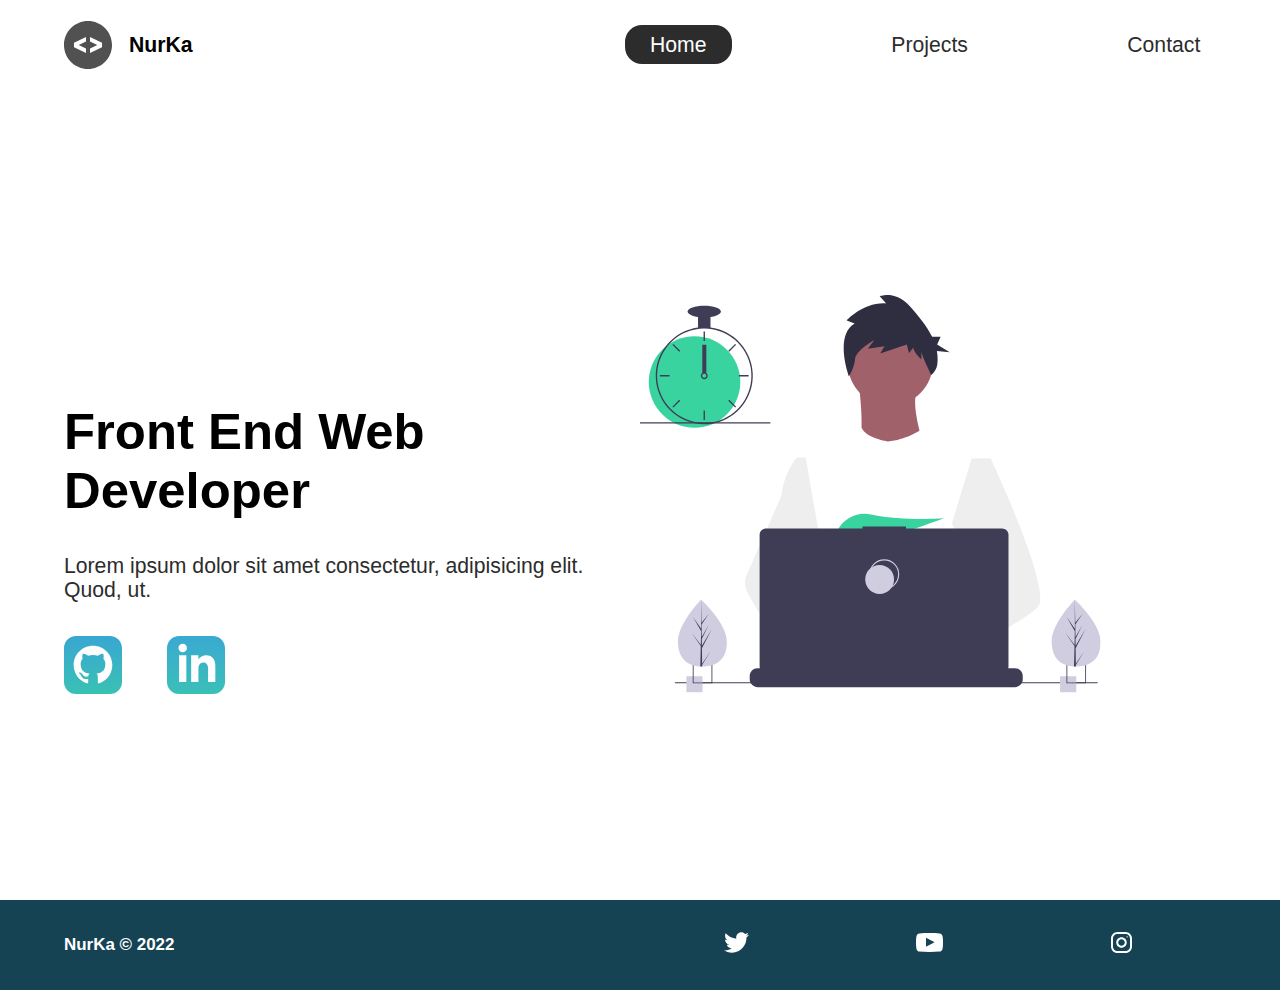
<file: index.html>
<!DOCTYPE html>
<html lang="en">
    <head>
        <meta charset="UTF-8" />
        <meta http-equiv="X-UA-Compatible" content="IE=edge" />
        <meta name="viewport" content="width=device-width, initial-scale=1.0" />
        <meta name="description" content="Full-stack developer | Javascript | React | Redux" />
        <meta name="robots" content="index, follow" />
        <link rel="icon" href="./assets/planet.png" />
        <link rel="stylesheet" href="styles/style.css" /> 
        <title>Nurgul Kereikhan | Full-stack Developer</title>
    </head>
<body>
    <header class="main-head">
        <nav>
            <div class="logo">
                <img src="assets/icons/code.svg" alt="logo">
                <h1>NurKa</h1>
            </div>
            <ul>
                <li>
                    <a class="active" href="/">Home</a>
                </li>
                <li>
                    <a  href="/projects/">Projects</a>
                </li>
                <li>
                    <a href="./contact/">Contact</a>
                </li>
            </ul>
        </nav>
    </header>

    <section class="intro">
        <div class="intro-text">
            <h2>Nurka Kereikhan</h2>
            <h3>Front End Web <br> Developer</h3>
            <p>Lorem ipsum dolor sit amet consectetur, adipisicing elit. Quod, ut.</p>
            <div class="intro-social">
                <a href="#"><img src="./assets/icons/github.svg" alt="github-social-link"></a>
                <a href="#"><img src="./assets/icons/linked-in.svg" alt="linkedin-social-link"></a>
            </div>
        </div> 
            <div class="intro-images">
                <svg
                width="799"
                height="690"
                viewBox="0 0 799 690"
                fill="none"
                xmlns="http://www.w3.org/2000/svg"
              >
                <g id="undraw_dev_productivity_umsq (1) 1" clip-path="url(#clip0)">
                  <path
                    id="Vector"
                    d="M516.92 624.636C516.92 624.636 512.16 626.266 504.42 628.576C487.31 633.706 455.65 642.216 428.82 643.916C405.72 645.396 386.2 641.836 382.63 626.766C381.1 620.286 383.27 614.956 388 610.576C402.12 597.486 439 592.796 468.25 591.186C476.51 590.736 484.15 590.526 490.51 590.446C501.31 590.306 508.39 590.526 508.39 590.526L508.56 591.186L516.92 624.636Z"
                    fill="#A0616A"
                  />
                  <path
                    id="Vector_2"
                    d="M436.99 672.586C418.61 695.346 342.73 647.666 316.19 629.886C310.41 626.016 306.97 623.566 306.97 623.566L331.25 591.186L338.94 580.936C338.94 580.936 345.82 584.586 355.99 590.526C356.36 590.746 356.73 590.966 357.11 591.186C365.88 596.336 376.89 603.066 388 610.576C403.33 620.946 418.83 632.776 428.82 643.916C438.59 654.806 443.08 665.036 436.99 672.586Z"
                    fill="#A0616A"
                  />
                  <g id="me">
                    <path
                      id="Vector_3"
                      d="M434.672 191.952C475.283 191.607 507.926 158.406 507.582 117.795C507.237 77.1832 474.036 44.5403 433.425 44.8847C392.813 45.2291 360.17 78.4303 360.515 119.042C360.859 159.653 394.06 192.296 434.672 191.952Z"
                      fill="#A0616A"
                    />
                    <path
                      id="Vector_4"
                      d="M379.477 155.65C379.477 155.65 394.216 259.972 373.002 271.875C351.787 283.779 499.929 283.588 499.929 283.588C499.929 283.588 466.124 193.284 480.809 165.449L379.477 155.65Z"
                      fill="#A0616A"
                    />
                    <path
                      id="Vector_5"
                      d="M608.101 283.199L596.257 339.402L571.214 458.308L570.49 464.815L562.138 540.138L556.582 590.177L552.857 623.79C528.584 636.526 510.988 645.326 510.988 645.326C510.988 645.326 509.404 637.719 506.871 627.99C489.805 633.265 458.218 642.043 431.404 643.97C441.266 654.777 445.842 664.969 439.817 672.57C421.63 695.485 345.349 648.45 318.659 630.896C318.077 635.158 317.879 639.464 318.068 643.762L297.626 628.314L299.331 592.359L302.206 531.522L305.819 455.229C304.448 451.975 303.294 448.634 302.364 445.228C295.956 423.161 288.032 379.057 281.928 342.067C277.016 312.298 273.302 287.138 272.517 281.785C272.411 281.086 272.358 280.726 272.358 280.726L384.363 230.094C392.509 248.556 429.865 253.809 429.865 253.809C460.756 251.417 484.847 234.913 484.847 234.913L608.101 283.199Z"
                      fill="white"
                    />
                    <path
                      id="Vector_6"
                      d="M372.285 49.3811L358.49 43.9934C358.49 43.9934 386.969 12.1 426.99 14.513L415.635 2.22366C415.635 2.22366 443.04 -9.01799 468.283 19.6674C481.553 34.7467 496.908 52.4737 506.557 72.5077L521.281 72.3829L515.251 85.9663L536.874 99.3152L514.777 97.0719C516.155 104.471 516.421 112.034 515.566 119.511C514.683 126.991 510.928 133.835 505.094 138.598V138.598C505.094 138.598 487.743 103.449 487.696 97.9443L487.813 111.705C487.813 111.705 473.959 99.4371 473.889 91.1807L466.471 100.877L462.593 85.7717L416.475 101.301L423.87 88.8526L395.157 93.2246L406.278 77.9923C406.278 77.9923 373.932 96.1568 372.811 111.304C371.689 126.452 362.299 140.875 362.299 140.875C362.299 140.875 336.213 70.3294 372.285 49.3811Z"
                      fill="#2F2E41"
                    />
                    <path
                      id="Vector_7"
                      d="M690.215 540.422C682.794 548.605 664.338 560.992 641.951 574.422C633.623 579.413 624.757 584.559 615.71 589.676C594.122 601.889 571.514 614.001 552.857 623.79C528.584 636.526 510.988 645.326 510.988 645.326C510.988 645.326 509.403 637.719 506.871 627.99C503.48 614.968 498.397 598.141 493.184 590.715C493.002 590.456 492.82 590.218 492.638 589.979C491.121 588.022 489.601 586.885 488.112 586.897L562.138 540.138L594.127 519.926L570.489 464.814L540.842 395.683L557.908 339.727L575.062 283.479L608.101 283.199C608.101 283.199 619.243 306.985 633.514 340.166C635.647 345.128 637.851 350.299 640.096 355.64C669.469 425.394 706.176 522.836 690.215 540.422Z"
                      fill="#EEEEEE"
                    />
                    <path
                      id="Vector_8"
                      d="M358.123 591.2C355.41 591.212 352.702 591.456 350.029 591.928C327.074 596.073 320.47 616.94 318.659 630.896C318.077 635.158 317.879 639.464 318.068 643.761L297.626 628.314L290.178 622.687C272.316 616.628 256.353 605.733 242.483 592.84C230.449 581.456 219.634 568.849 210.213 555.223C200.831 541.793 192.448 527.692 185.134 513.034C183.094 508.943 181.977 504.454 181.864 499.884C181.751 495.314 182.644 490.775 184.48 486.588L209.154 430.327L245.218 348.098C245.471 346.146 245.752 344.237 246.059 342.371C252.995 300.511 272.367 281.786 272.367 281.786L287.286 281.659L297.778 341.932L310.813 416.815L302.364 445.227L282.839 510.845L302.205 531.522L358.123 591.2Z"
                      fill="#EEEEEE"
                    />
                  </g>
                  <path
                    id="Vector_9"
                    d="M372.877 415.806L385.631 430.686C390.37 429.783 395.319 428.721 400.416 427.529L396.752 415.806L405.71 426.256C459.707 412.975 526.637 387.155 526.637 387.155C526.637 387.155 454.379 392.453 400.428 380.666C376.558 375.451 351.998 387.284 342.202 409.668C336.508 422.679 337.403 433.951 357.596 433.951C364.419 433.835 371.223 433.195 377.949 432.037L372.877 415.806Z"
                    fill="#38D39F"
                  />
                  <path
                    id="Vector_10"
                    d="M663.65 660.386V666.456C663.654 668.122 663.345 669.774 662.74 671.326C662.472 672.018 662.147 672.687 661.77 673.326C660.578 675.326 658.887 676.983 656.862 678.133C654.838 679.283 652.549 679.887 650.22 679.886H203.67C201.342 679.887 199.053 679.283 197.028 678.133C195.003 676.983 193.312 675.326 192.12 673.326C191.743 672.687 191.419 672.018 191.15 671.326C190.546 669.774 190.237 668.122 190.24 666.456V660.386C190.24 658.622 190.587 656.876 191.262 655.246C191.936 653.616 192.926 652.136 194.173 650.888C195.42 649.641 196.901 648.652 198.53 647.977C200.16 647.302 201.906 646.955 203.67 646.956H229.41V644.126C229.41 644.052 229.425 643.979 229.453 643.911C229.481 643.843 229.522 643.782 229.574 643.73C229.626 643.678 229.688 643.636 229.756 643.608C229.824 643.58 229.897 643.566 229.97 643.566H243.4C243.474 643.566 243.547 643.58 243.615 643.608C243.683 643.636 243.745 643.678 243.797 643.73C243.849 643.782 243.89 643.843 243.918 643.911C243.946 643.979 243.96 644.052 243.96 644.126V646.956H252.35V644.126C252.35 644.052 252.365 643.979 252.393 643.911C252.421 643.843 252.462 643.782 252.514 643.73C252.566 643.678 252.628 643.636 252.696 643.608C252.764 643.58 252.837 643.566 252.91 643.566H266.34C266.414 643.566 266.487 643.58 266.555 643.608C266.623 643.636 266.684 643.678 266.736 643.73C266.789 643.782 266.83 643.843 266.858 643.911C266.886 643.979 266.9 644.052 266.9 644.126V646.956H275.3V644.126C275.3 644.052 275.315 643.979 275.343 643.911C275.371 643.843 275.412 643.782 275.464 643.73C275.516 643.678 275.578 643.636 275.646 643.608C275.714 643.58 275.787 643.566 275.86 643.566H289.29C289.364 643.566 289.437 643.58 289.505 643.608C289.573 643.636 289.634 643.678 289.686 643.73C289.739 643.782 289.78 643.843 289.808 643.911C289.836 643.979 289.85 644.052 289.85 644.126V646.956H298.24V644.126C298.24 644.052 298.255 643.979 298.283 643.911C298.311 643.843 298.352 643.782 298.404 643.73C298.456 643.678 298.518 643.636 298.586 643.608C298.654 643.58 298.727 643.566 298.8 643.566H312.23C312.304 643.566 312.377 643.58 312.445 643.608C312.513 643.636 312.574 643.678 312.626 643.73C312.678 643.782 312.72 643.843 312.748 643.911C312.776 643.979 312.79 644.052 312.79 644.126V646.956H321.18V644.126C321.18 644.052 321.194 643.979 321.223 643.911C321.251 643.843 321.292 643.782 321.344 643.73C321.396 643.678 321.458 643.636 321.526 643.608C321.594 643.58 321.667 643.566 321.74 643.566H335.17C335.244 643.566 335.317 643.58 335.385 643.608C335.453 643.636 335.514 643.678 335.566 643.73C335.618 643.782 335.66 643.843 335.688 643.911C335.716 643.979 335.73 644.052 335.73 644.126V646.956H344.13V644.126C344.13 644.052 344.145 643.979 344.173 643.911C344.201 643.843 344.242 643.782 344.294 643.73C344.346 643.678 344.408 643.636 344.476 643.608C344.544 643.58 344.617 643.566 344.69 643.566H358.12C358.194 643.566 358.267 643.58 358.335 643.608C358.403 643.636 358.464 643.678 358.516 643.73C358.569 643.782 358.61 643.843 358.638 643.911C358.666 643.979 358.68 644.052 358.68 644.126V646.956H367.07V644.126C367.07 644.052 367.085 643.979 367.113 643.911C367.141 643.843 367.182 643.782 367.234 643.73C367.286 643.678 367.348 643.636 367.416 643.608C367.484 643.58 367.557 643.566 367.63 643.566H472.83C472.904 643.566 472.977 643.58 473.045 643.608C473.113 643.636 473.174 643.678 473.227 643.73C473.279 643.782 473.32 643.843 473.348 643.911C473.376 643.979 473.39 644.052 473.39 644.126V646.956H481.79V644.126C481.79 644.052 481.804 643.979 481.833 643.911C481.861 643.843 481.902 643.782 481.954 643.73C482.006 643.678 482.068 643.636 482.136 643.608C482.204 643.58 482.277 643.566 482.35 643.566H495.78C495.928 643.567 496.07 643.627 496.175 643.732C496.279 643.836 496.339 643.978 496.34 644.126V646.956H504.73V644.126C504.73 644.052 504.745 643.979 504.773 643.911C504.801 643.843 504.842 643.782 504.894 643.73C504.946 643.678 505.008 643.636 505.076 643.608C505.144 643.58 505.217 643.566 505.29 643.566H518.72C518.794 643.566 518.867 643.58 518.935 643.608C519.003 643.636 519.065 643.678 519.117 643.73C519.169 643.782 519.21 643.843 519.238 643.911C519.266 643.979 519.28 644.052 519.28 644.126V646.956H527.67V644.126C527.67 644.052 527.685 643.979 527.713 643.911C527.741 643.843 527.782 643.782 527.834 643.73C527.886 643.678 527.948 643.636 528.016 643.608C528.084 643.58 528.157 643.566 528.23 643.566H541.66C541.734 643.566 541.807 643.58 541.875 643.608C541.943 643.636 542.005 643.678 542.057 643.73C542.109 643.782 542.15 643.843 542.178 643.911C542.206 643.979 542.22 644.052 542.22 644.126V646.956H550.62V644.126C550.62 644.052 550.635 643.979 550.663 643.911C550.691 643.843 550.732 643.782 550.784 643.73C550.836 643.678 550.898 643.636 550.966 643.608C551.034 643.58 551.107 643.566 551.18 643.566H564.61C564.757 643.568 564.898 643.628 565.001 643.733C565.104 643.837 565.161 643.979 565.16 644.126V646.956H573.56V644.126C573.56 644.052 573.575 643.979 573.603 643.911C573.631 643.843 573.672 643.782 573.724 643.73C573.776 643.678 573.838 643.636 573.906 643.608C573.974 643.58 574.047 643.566 574.12 643.566H587.55C587.624 643.566 587.697 643.58 587.765 643.608C587.833 643.636 587.895 643.678 587.947 643.73C587.999 643.782 588.04 643.843 588.068 643.911C588.096 643.979 588.11 644.052 588.11 644.126V646.956H596.5V644.126C596.5 644.052 596.515 643.979 596.543 643.911C596.571 643.843 596.612 643.782 596.664 643.73C596.716 643.678 596.778 643.636 596.846 643.608C596.914 643.58 596.987 643.566 597.06 643.566H610.49C610.564 643.566 610.637 643.58 610.705 643.608C610.773 643.636 610.835 643.678 610.887 643.73C610.939 643.782 610.98 643.843 611.008 643.911C611.036 643.979 611.05 644.052 611.05 644.126V646.956H650.22C651.984 646.955 653.731 647.302 655.36 647.977C656.99 648.652 658.471 649.641 659.718 650.888C660.965 652.136 661.954 653.616 662.629 655.246C663.304 656.876 663.651 658.622 663.65 660.386Z"
                    fill="#3F3D56"
                  />
                  <path
                    id="Vector_11"
                    d="M793.5 671.326H60.5V673.326H793.5V671.326Z"
                    fill="#3F3D56"
                  />
                  <path
                    id="Vector_12"
                    d="M627.694 404.757H461.251V401.326H385.78V404.757H218.651C215.665 404.757 212.801 405.943 210.69 408.054C208.578 410.166 207.392 413.029 207.392 416.015V643.927C207.392 646.913 208.578 649.776 210.69 651.888C212.801 653.999 215.665 655.185 218.651 655.185H627.694C630.68 655.185 633.544 653.999 635.655 651.888C637.767 649.776 638.953 646.913 638.953 643.927V416.015C638.953 414.537 638.662 413.073 638.096 411.707C637.53 410.341 636.701 409.1 635.655 408.054C634.61 407.009 633.369 406.18 632.003 405.614C630.637 405.048 629.173 404.757 627.694 404.757Z"
                    fill="#3F3D56"
                  />
                  <path
                    id="Vector_13"
                    d="M423.5 509.326C437.307 509.326 448.5 498.133 448.5 484.326C448.5 470.519 437.307 459.326 423.5 459.326C409.693 459.326 398.5 470.519 398.5 484.326C398.5 498.133 409.693 509.326 423.5 509.326Z"
                    stroke="#D0CDE1"
                    stroke-width="2"
                    stroke-miterlimit="10"
                  />
                  <path
                    id="Vector_14"
                    d="M415.5 518.326C429.307 518.326 440.5 507.133 440.5 493.326C440.5 479.519 429.307 468.326 415.5 468.326C401.693 468.326 390.5 479.519 390.5 493.326C390.5 507.133 401.693 518.326 415.5 518.326Z"
                    fill="#D0CDE1"
                  />
                  <path
                    id="Vector_15"
                    d="M108.446 661.223H80.4463V689.223H108.446V661.223Z"
                    fill="#D0CDE1"
                  />
                  <path
                    id="Vector_16"
                    d="M91.4502 639.223V673.223H125.45V639.223H91.4502ZM123.97 671.743H92.9202V640.703H123.97V671.743Z"
                    fill="#3F3D56"
                  />
                  <path
                    id="Vector_17"
                    d="M756.446 661.223H728.446V689.223H756.446V661.223Z"
                    fill="#D0CDE1"
                  />
                  <path
                    id="Vector_18"
                    d="M739.45 639.223V673.223H773.45V639.223H739.45ZM771.97 671.743H740.92V640.703H771.97V671.743Z"
                    fill="#3F3D56"
                  />
                  <path
                    id="Vector_19"
                    d="M94.5802 230.113C138.399 230.113 173.921 194.592 173.921 150.773C173.921 106.955 138.399 71.4326 94.5802 71.4326C50.7617 71.4326 15.2397 106.955 15.2397 150.773C15.2397 194.592 50.7617 230.113 94.5802 230.113Z"
                    fill="#38D39F"
                  />
                  <path
                    id="Vector_20"
                    d="M122.229 56.4899C115.045 55.5763 107.774 55.5763 100.59 56.4899C84.586 58.5913 69.5203 65.2398 57.181 75.6465C44.8417 86.0532 35.7467 99.7813 30.9754 115.202C28.8053 122.229 27.5764 129.514 27.3208 136.864C27.2848 137.886 27.2607 138.92 27.2607 139.954C27.283 162.264 36.1559 183.655 51.932 199.431C67.7082 215.207 89.0989 224.08 111.41 224.103C113.201 224.103 114.992 224.042 116.759 223.934C120.907 223.674 125.03 223.103 129.093 222.227C148.495 218.055 165.798 207.161 177.947 191.468C190.095 175.776 196.308 156.295 195.487 136.467C194.665 116.638 186.863 97.738 173.459 83.1039C160.054 68.4698 141.909 59.0435 122.229 56.4899H122.229ZM137.748 217.347H137.736C130.959 219.659 123.905 221.062 116.759 221.518C114.992 221.638 113.201 221.698 111.41 221.698C89.7377 221.672 68.961 213.051 53.6367 197.727C38.3123 182.402 29.6914 161.626 29.6649 139.954C29.6649 138.92 29.689 137.886 29.725 136.864C30.5514 115.744 39.5156 95.7617 54.7411 81.1008C69.9666 66.44 90.273 58.237 111.41 58.2089C130.776 58.21 149.513 65.0865 164.283 77.6131C179.052 90.1398 188.895 107.503 192.057 126.61C195.219 145.716 191.496 165.325 181.55 181.942C171.604 198.559 156.081 211.106 137.748 217.347H137.748Z"
                    fill="#3F3D56"
                  />
                  <path
                    id="Vector_21"
                    d="M112.612 63.0176H110.208V79.8474H112.612V63.0176Z"
                    fill="#3F3D56"
                  />
                  <path
                    id="Vector_22"
                    d="M57.8578 84.7018L56.1577 86.4019L68.0582 98.3023L69.7582 96.6022L57.8578 84.7018Z"
                    fill="#3F3D56"
                  />
                  <path
                    id="Vector_23"
                    d="M34.4736 138.751V141.156H51.3034V138.751H34.4736Z"
                    fill="#3F3D56"
                  />
                  <path
                    id="Vector_24"
                    d="M56.1578 193.506L57.8579 195.206L69.7584 183.306L68.0583 181.606L56.1578 193.506Z"
                    fill="#3F3D56"
                  />
                  <path
                    id="Vector_25"
                    d="M153.062 96.6022L154.762 98.3022L166.662 86.4018L164.962 84.7017L153.062 96.6022Z"
                    fill="#3F3D56"
                  />
                  <path
                    id="Vector_26"
                    d="M171.516 138.751V141.156H188.346V138.751H171.516Z"
                    fill="#3F3D56"
                  />
                  <path
                    id="Vector_27"
                    d="M154.762 181.605L153.062 183.305L164.962 195.206L166.662 193.506L154.762 181.605Z"
                    fill="#3F3D56"
                  />
                  <path
                    id="Vector_28"
                    d="M112.612 200.06H110.208V216.89H112.612V200.06Z"
                    fill="#3F3D56"
                  />
                  <path
                    id="Vector_29"
                    d="M115.016 135.145C113.976 134.365 112.711 133.943 111.41 133.943C110.11 133.943 108.844 134.365 107.804 135.145C107.091 135.686 106.505 136.375 106.085 137.165C105.552 138.181 105.322 139.329 105.421 140.473C105.52 141.616 105.944 142.707 106.644 143.617C107.343 144.527 108.288 145.218 109.368 145.608C110.447 145.997 111.616 146.07 112.735 145.817C113.855 145.564 114.878 144.996 115.685 144.179C116.492 143.363 117.048 142.333 117.288 141.21C117.528 140.088 117.441 138.92 117.039 137.846C116.636 136.771 115.935 135.834 115.017 135.145H115.016ZM111.41 143.56C110.454 143.557 109.539 143.176 108.863 142.501C108.187 141.825 107.807 140.909 107.804 139.954C107.808 139.224 108.03 138.513 108.441 137.91C108.793 137.4 109.271 136.989 109.828 136.718C110.386 136.446 111.004 136.323 111.623 136.361C112.241 136.398 112.84 136.594 113.361 136.931C113.881 137.267 114.307 137.732 114.595 138.281C114.883 138.83 115.025 139.444 115.007 140.063C114.989 140.683 114.811 141.287 114.491 141.818C114.17 142.349 113.719 142.788 113.179 143.093C112.639 143.398 112.03 143.559 111.41 143.56V143.56Z"
                    fill="#3F3D56"
                  />
                  <path
                    id="Vector_30"
                    d="M122.229 35.3687H100.591V57.007H122.229V35.3687Z"
                    fill="#3F3D56"
                  />
                  <path
                    id="Vector_31"
                    d="M111.41 38.9748C127.344 38.9748 140.261 34.4 140.261 28.7567C140.261 23.1134 127.344 18.5386 111.41 18.5386C95.4757 18.5386 82.5586 23.1134 82.5586 28.7567C82.5586 34.4 95.4757 38.9748 111.41 38.9748Z"
                    fill="#3F3D56"
                  />
                  <path id="clock-arrow" d="M115 86H108V135H115V86Z" fill="#3F3D56" />
                  <path
                    id="Vector_32"
                    d="M226 220.44H0V222.844H226V220.44Z"
                    fill="#3F3D56"
                  />
                  <g id="plant-left">
                    <path
                      id="Vector_33"
                      d="M150.594 599.754C151.527 631.704 132.858 643.413 109.43 644.097C108.886 644.113 108.344 644.123 107.805 644.126C106.719 644.135 105.643 644.117 104.577 644.072C83.3891 643.193 66.6172 631.945 65.7495 602.232C64.8515 571.482 103.018 531.529 105.882 528.574L105.887 528.571C105.996 528.458 106.052 528.402 106.052 528.402C106.052 528.402 149.661 567.807 150.594 599.754Z"
                      fill="#D0CDE1"
                    />
                    <path
                      id="Vector_34"
                      d="M107.744 639.255L122.626 617.124L107.774 641.636L107.805 644.126C106.719 644.135 105.643 644.117 104.577 644.072L105.315 612.06L105.295 611.813L105.322 611.766L105.393 608.741L89.0952 585.078L105.374 606.477L105.432 607.116L105.989 582.93L91.9122 558.397L106.029 578.681L105.882 528.574L105.882 528.407L105.887 528.571L106.821 568.062L119.651 552.021L106.863 571.464L107.143 593.098L118.949 571.984L107.187 596.279L107.343 608.308L124.512 578.897L107.395 612.505L107.744 639.255Z"
                      fill="#3F3D56"
                    />
                  </g>
                  <g id="plant-right">
                    <path
                      id="Vector_35"
                      d="M798.594 599.754C799.527 631.704 780.858 643.413 757.43 644.097C756.886 644.113 756.344 644.123 755.805 644.126C754.719 644.135 753.643 644.117 752.577 644.072C731.389 643.193 714.617 631.945 713.749 602.232C712.851 571.482 751.018 531.529 753.882 528.574L753.887 528.571C753.996 528.458 754.052 528.402 754.052 528.402C754.052 528.402 797.661 567.807 798.594 599.754Z"
                      fill="#D0CDE1"
                    />
                    <path
                      id="Vector_36"
                      d="M755.744 639.255L770.626 617.124L755.774 641.636L755.805 644.126C754.719 644.135 753.643 644.117 752.577 644.072L753.315 612.06L753.295 611.813L753.323 611.766L753.393 608.741L737.095 585.078L753.374 606.477L753.432 607.116L753.989 582.93L739.912 558.397L754.029 578.681L753.882 528.574L753.882 528.407L753.887 528.571L754.821 568.062L767.651 552.021L754.864 571.464L755.143 593.098L766.949 571.984L755.187 596.279L755.343 608.308L772.512 578.897L755.395 612.505L755.744 639.255Z"
                      fill="#3F3D56"
                    />
                  </g>
                </g>
                <defs>
                  <clipPath id="clip0">
                    <rect width="798.627" height="689.223" fill="white" />
                  </clipPath>
                </defs>
              </svg>
              <img class="splash" src="./assets/img/splash.svg" alt="">
            </div>
       
    </section>
    <footer>
      <h4>NurKa &copy; 2022</h4>
      <ul>
          <li><a href="#"><img src="/assets/icons/twitter.svg" alt=""></a></li>
          <li><a href="#"><img src="/assets/icons/youtube-symbol 1.svg" alt=""></a></li>
          <li><a href="#"><img src="/assets/icons/instagram.svg" alt=""></a></li>
      </ul>
  </footer>
</body>
</html>
</file>
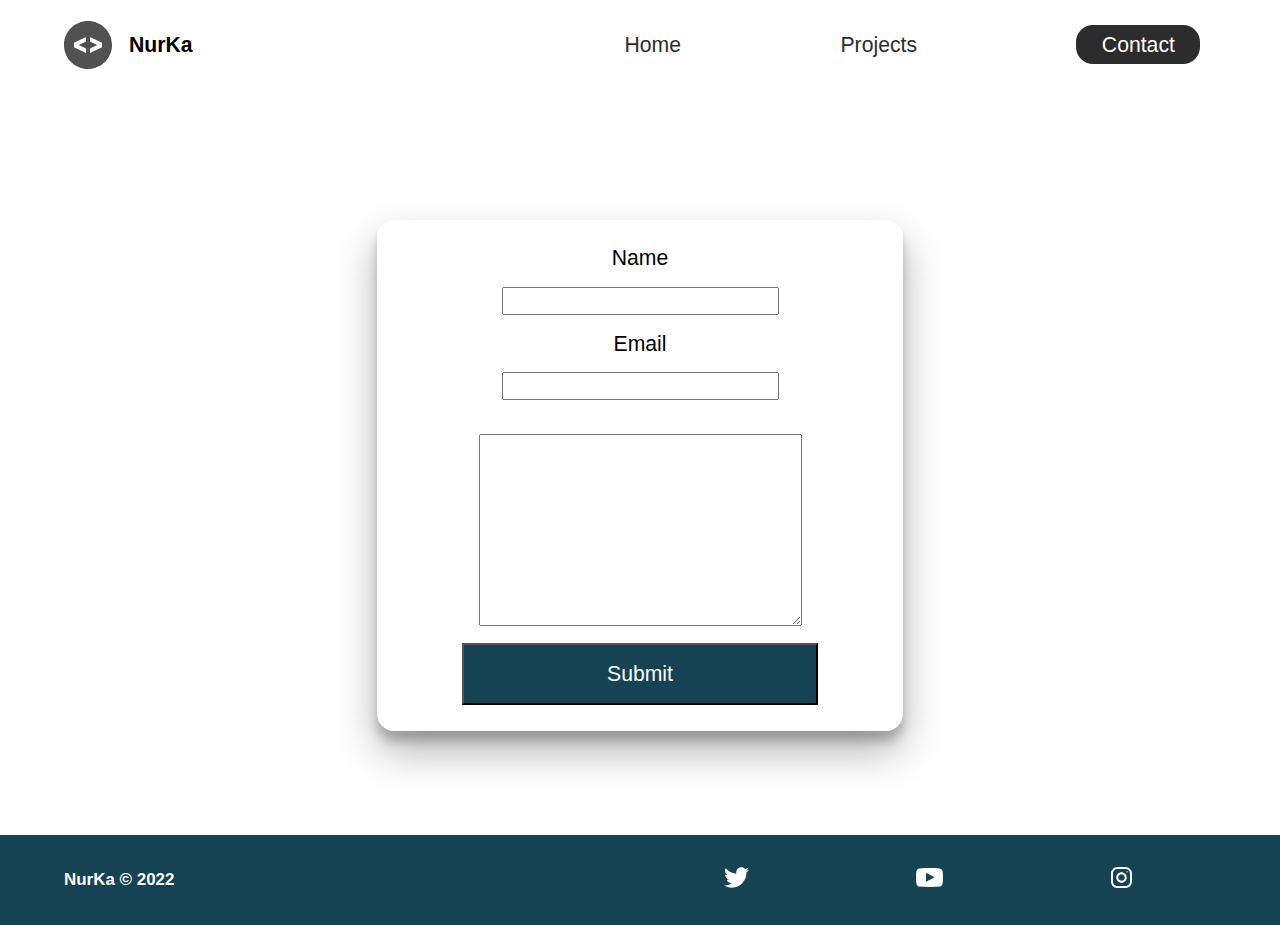
<file: contact/index.html>
<!DOCTYPE html>
<html lang="en">
    <head>
        <meta charset="UTF-8" />
        <meta http-equiv="X-UA-Compatible" content="IE=edge" />
        <meta name="viewport" content="width=device-width, initial-scale=1.0" />
        <meta name="description" content="Full-stack developer | Javascript | React | Redux" />
        <meta name="robots" content="index, follow" />
        <link rel="icon" href="./assets/planet.png" />
        <link rel="stylesheet" href="../styles/style.css" /> 
        <title>Nurgul Kereikhan | Full-stack Developer</title>
    </head>
<body>
    <header class="main-head">
        <nav>
            <div class="logo">
                <img src="../assets/icons/code.svg" alt="logo">
                <h1>NurKa</h1>
            </div>
            <ul>
                <li>
                    <a href="../index.html">Home</a>
                </li>
                <li>
                    <a href="../projects/">Projects</a>
                </li>
                <li>
                    <a class="active" href="/index.html">Contact</a>
                </li>
            </ul>
        </nav>
    </header>
    <section class="form-section">
        <form>
            <label for="name">Name</label>
            <input type="text" name="name" id="name" required>
            <label for="email">Email</label>
            <input type="email" name="email" id="email" required>
            <textarea name="message" id="message" cols="30" rows="10"></textarea>
            <button type="submit">Submit</button>
        </form>
    </section>

    <footer>
        <h4>NurKa &copy; 2022</h4>
        <ul>
            <li><a href="#"><img src="/assets/icons/twitter.svg" alt=""></a></li>
            <li><a href="#"><img src="/assets/icons/youtube-symbol 1.svg" alt=""></a></li>
            <li><a href="#"><img src="/assets/icons/instagram.svg" alt=""></a></li>
        </ul>
    </footer>
    
</body>
</html>
</file>
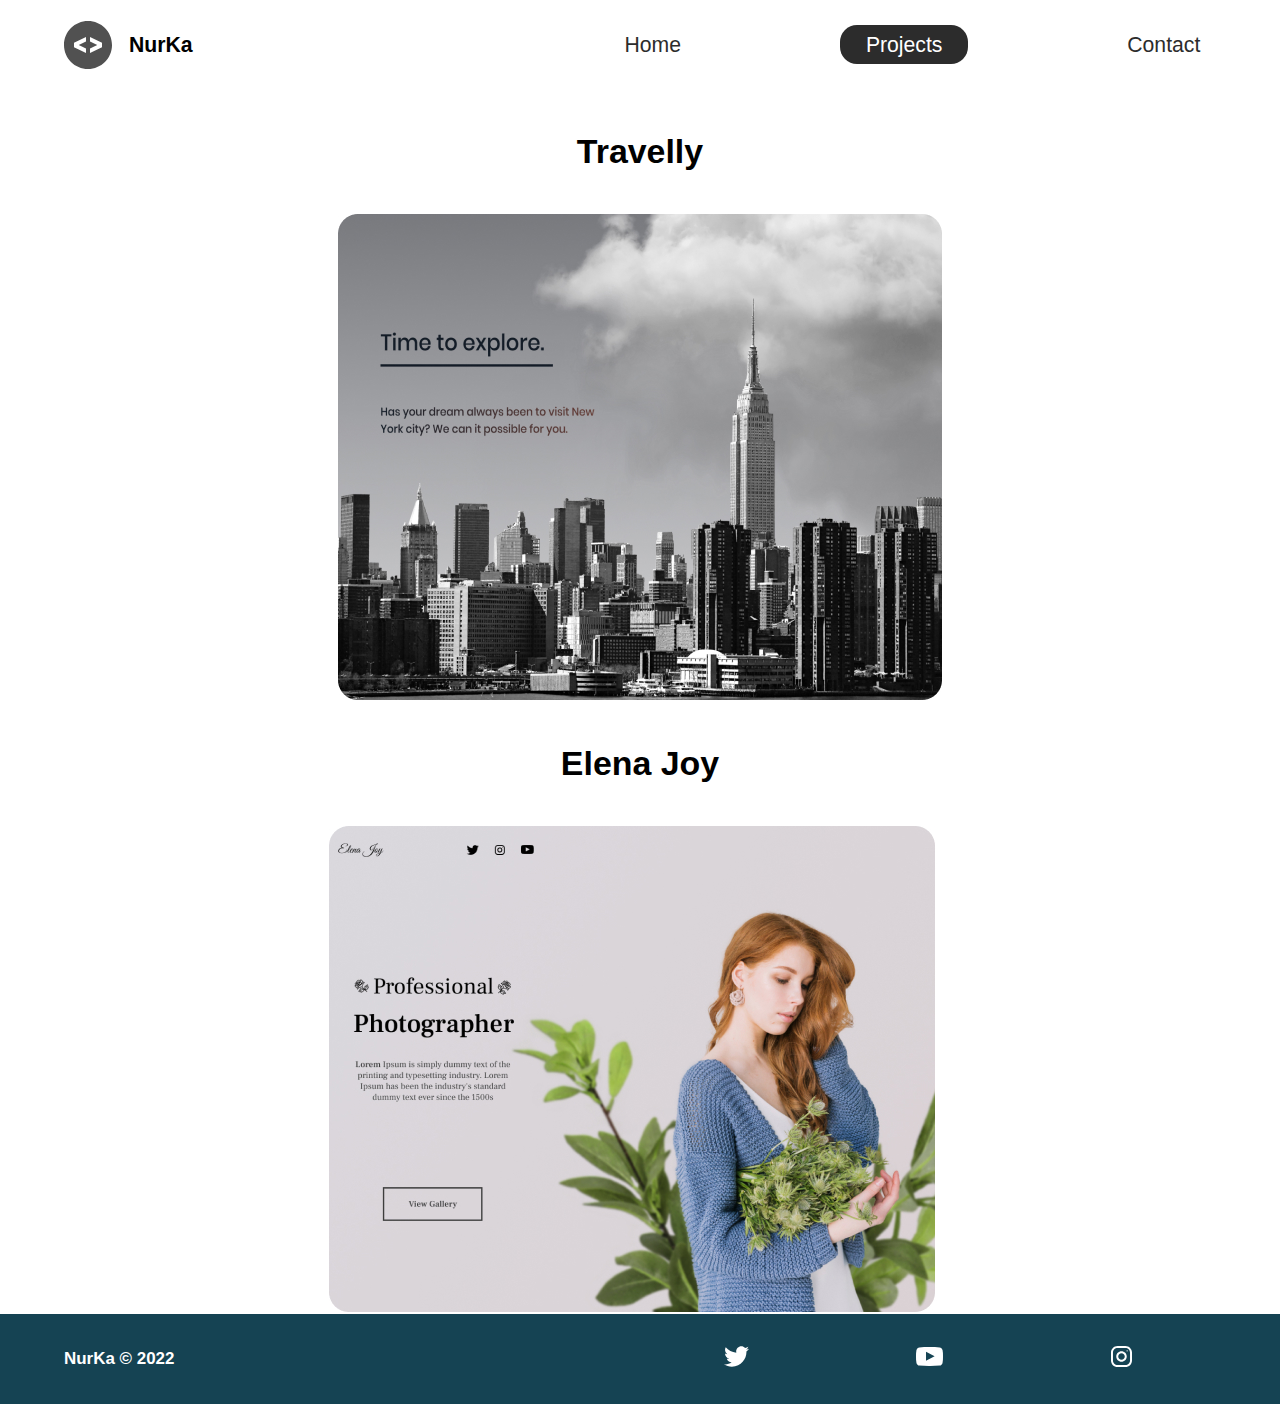
<file: projects/index.html>
<!DOCTYPE html>
<html lang="en">
    <head>
        <meta charset="UTF-8" />
        <meta http-equiv="X-UA-Compatible" content="IE=edge" />
        <meta name="viewport" content="width=device-width, initial-scale=1.0" />
        <meta name="description" content="Full-stack developer | Javascript | React | Redux" />
        <meta name="robots" content="index, follow" />
        <link rel="icon" href="./assets/planet.png" />
        <link rel="stylesheet" href="../styles/style.css" /> 
        <title>Nurgul Kereikhan | Full-stack Developer</title>
    </head>
<body>
    <header class="main-head">
        <nav>
            <div class="logo">
                <img src="../assets/icons/code.svg" alt="logo">
                <h1>NurKa</h1>
            </div>
            <ul>
                <li>
                    <a href="../index.html">Home</a>
                </li>
                <li>
                    <a class="active" href="./index.html">Projects</a>
                </li>
                <li>
                    <a href="../contact/">Contact</a>
                </li>
            </ul>
        </nav>
    </header>

    <section class="projects">
        <div class="travelly">
            <h2>Travelly</h2>
            <img src="../assets/img/travelly.jpg" alt="travelly-project">
        </div>
        <div class="elena">
            <h2>Elena Joy</h2>
            <img src="../assets/img/elena-joy.jpg" alt="photography-project">
        </div>
    </section>
    
    <footer>
        <h4>NurKa &copy; 2022</h4>
        <ul>
            <li><a href="#"><img src="/assets/icons/twitter.svg" alt=""></a></li>
            <li><a href="#"><img src="/assets/icons/youtube-symbol 1.svg" alt=""></a></li>
            <li><a href="#"><img src="/assets/icons/instagram.svg" alt=""></a></li>
        </ul>
    </footer>
</body>
</html>
</file>
<file: styles/style.css>
/* Global Styles */
* {
  margin: 0;
  padding: 0;
  box-sizing: border-box;
}

html {
  font-size: 62.5%;
}

body {
  font-family: "Montserrat", sans-serif;
}

h1 {
  font-size: 2.5rem;
}

li,
button,
label,
input,
a,
p {
  font-size: 2.5rem;
}

h2 {
  font-size: 4rem;
}

h3 {
  font-size: 2.5rem;
}

h4,
h5 {
  font-size: 2rem;
}

ul {
  list-style: none;
}

a {
  text-decoration: none;
  color: #2c2c2c;
}

.main-head {
  width: 95%;
  margin: 0 0 0 auto;
}

nav {
  display: flex;
  justify-content: space-between;
  align-items: center;
  flex-direction: row;
  min-height: 10vh;
  width: 60%;
  flex-wrap: wrap;
}
nav .logo {
  display: flex;
  justify-content: flex-start;
  align-items: center;
  flex-direction: row;
  flex: 1 1 10rem;
}
nav .logo h1 {
  margin: 2rem;
}
nav ul {
  display: flex;
  justify-content: space-around;
  align-items: center;
  flex-direction: row;
  flex: 1 1 40rem;
}

.intro {
  min-height: 90vh;
  width: 90%;
  margin: auto;
  flex-wrap: wrap;
  display: flex;
  justify-content: space-between;
  align-items: center;
  flex-direction: row;
}
.intro h2 {
  font-size: 8rem;
  padding-top: 2rem;
  background: linear-gradient(left, #38d39f, #38a4d3);
  -webkit-background-clip: text;
          background-clip: text;
  -webkit-text-fill-color: transparent;
  display: inline-block;
}
.intro h3 {
  font-size: 6rem;
  padding: 2rem 0rem;
}
.intro p {
  padding-top: 2rem;
  color: #2c2c2c;
}

.splash {
  position: absolute;
  top: 0%;
  right: 0%;
  height: 100%;
  z-index: -1;
}

.intro-social {
  margin-top: 4rem;
}
.intro-social a {
  margin-right: 5rem;
}

.active {
  background: #2c2c2c;
  color: white;
  padding: 1rem 3rem;
  border-radius: 2rem;
}

.intro-text,
.intro-images {
  flex: 1 1 40rem;
}

#plant-left {
  -webkit-animation: plant 1.5s ease infinite alternate;
          animation: plant 1.5s ease infinite alternate;
}

#plant-right {
  -webkit-animation: plant 1.5s ease infinite alternate 0.5s;
          animation: plant 1.5s ease infinite alternate 0.5s;
}

#me {
  -webkit-animation: me 1s ease infinite alternate;
          animation: me 1s ease infinite alternate;
  transform-origin: bottom;
}

#clock-arrow {
  -webkit-animation: clock 1.5s infinite linear;
          animation: clock 1.5s infinite linear;
  transform-box: fill-box;
  transform-origin: bottom;
}

@-webkit-keyframes me {
  from {
    transform: rotateZ(-5deg);
  }
  to {
    transform: rotateZ(5deg);
  }
}

@keyframes me {
  from {
    transform: rotateZ(-5deg);
  }
  to {
    transform: rotateZ(5deg);
  }
}
@-webkit-keyframes plant {
  from {
    transform: translateY(0%);
  }
  to {
    transform: translateY(-30%);
  }
}
@keyframes plant {
  from {
    transform: translateY(0%);
  }
  to {
    transform: translateY(-30%);
  }
}
@-webkit-keyframes clock {
  from {
    transform: rotateZ(0deg);
  }
  to {
    transform: rotateZ(360deg);
  }
}
@keyframes clock {
  from {
    transform: rotateZ(0deg);
  }
  to {
    transform: rotateZ(360deg);
  }
}
.projects {
  width: 90%;
  margin: auto;
  min-height: 90vh;
  display: flex;
  justify-content: space-between;
  align-items: center;
  flex-direction: row;
  text-align: center;
  flex-wrap: wrap;
}
.projects h2 {
  margin: 5rem;
}

.travelly,
.elena {
  flex: 1 1 40rem;
}

.form-section {
  min-height: 80vh;
  display: flex;
  justify-content: center;
  align-items: center;
  flex-direction: row;
  margin-top: 3rem;
}
.form-section form {
  padding: 3rem 10rem;
  box-shadow: 0px 10px 10px rgba(0, 0, 0, 0.2), 0px 20px 40px rgba(0, 0, 0, 0.3);
  display: flex;
  justify-content: center;
  align-items: center;
  flex-direction: column;
  border-radius: 2rem;
}
.form-section form input,
.form-section form textarea {
  margin: 2rem;
}
.form-section form input:focus,
.form-section form textarea:focus {
  outline: 2px solid #000;
}
.form-section form textarea {
  font-size: 2rem;
}
.form-section form button {
  width: 100%;
  padding: 2rem;
  background: #154353;
  color: white;
}
.form-section form button:focus {
  background: rgb(51, 105, 107);
}

footer {
  background: #154353;
  color: #fff;
  min-height: 10vh;
  padding: 0% 5%;
  display: flex;
  justify-content: flex-start;
  align-items: center;
  flex-direction: row;
}
footer ul {
  flex: 1 1 40rem;
  display: flex;
  justify-content: space-around;
  align-items: center;
  flex-direction: row;
}
footer h4 {
  flex: 1 1 40rem;
}

@media screen and (max-width: 1332px) {
  html {
    font-size: 53%;
  }
  .splash {
    display: none;
  }
  svg {
    width: 80%;
  }
  nav {
    width: 100%;
  }
}
@media screen and (max-width: 754px) {
  html {
    font-size: 45%;
  }
  svg {
    height: 60%;
  }
  .main-head {
    width: 100%;
  }
  nav {
    margin: 2rem;
  }
  nav .logo {
    display: flex;
    justify-content: center;
    align-items: center;
    flex-direction: column;
    flex: 1 1 20rem;
    margin-top: 2rem;
  }
  nav ul {
    flex: 1 1 60rem;
    margin: 2rem 0rem;
  }
  nav .intro-text {
    margin-top: 5rem;
    text-align: center;
  }
  nav .intro-images {
    text-align: center;
  }
  nav .intro-social {
    display: flex;
    justify-content: center;
    align-items: center;
    flex-direction: row;
  }
  nav .intro-social a {
    margin: 2rem;
  }
  nav .elena, nav .travelly {
    flex: 1 1 50rem;
  }
  nav .elena img, nav .travelly img {
    width: 100%;
    height: 100%;
  }
  form {
    padding: 0rem;
    width: 100%;
  }
}/*# sourceMappingURL=style.css.map */
</file>
